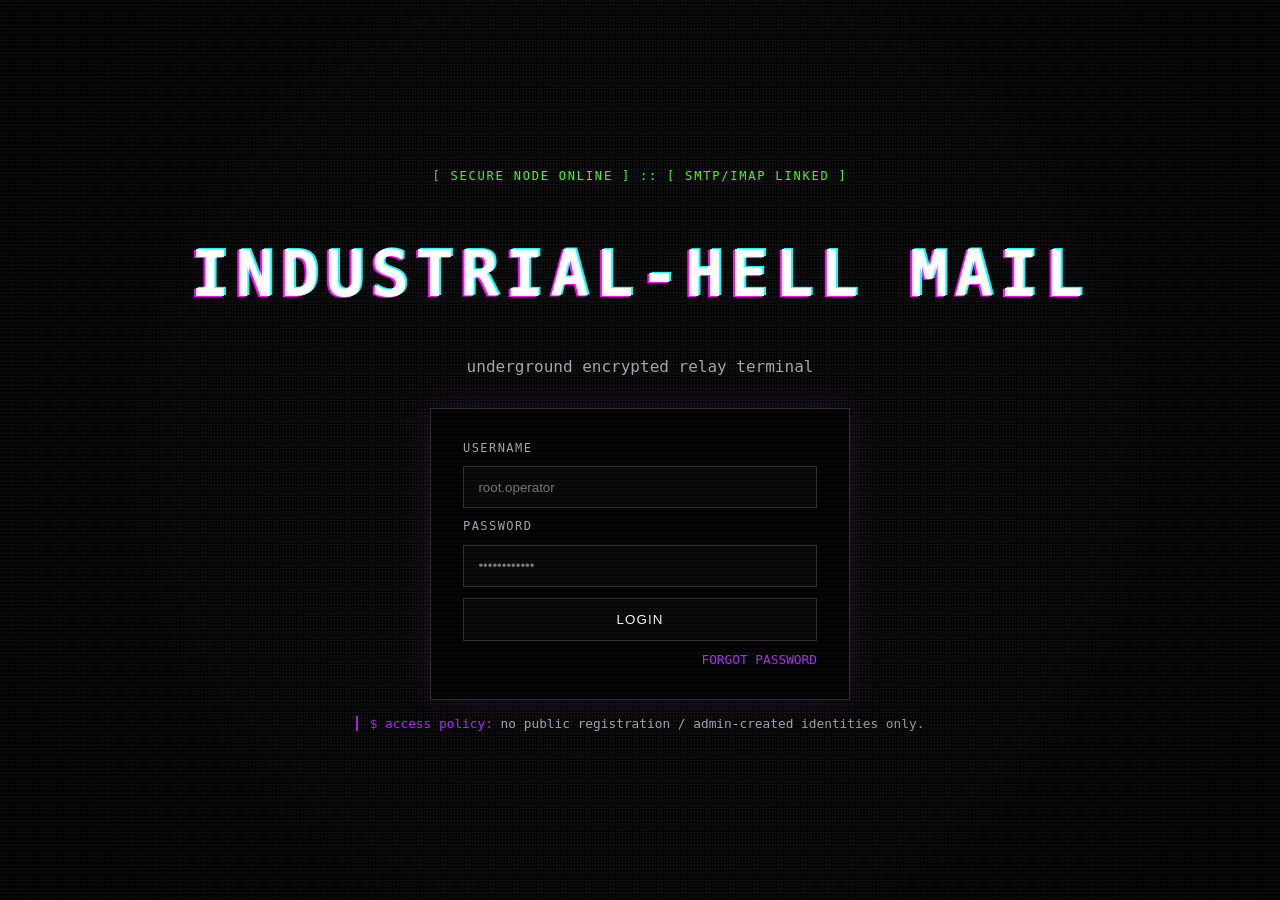
<file: index.html>
<!doctype html>
<html lang="en">
<head>
  <meta charset="utf-8">
  <meta name="viewport" content="width=device-width,initial-scale=1">
  <title>Industrial-Hell Mail :: Login</title>
  <link rel="stylesheet" href="./static/css/style.css">
</head>
<body class="scanlines login-body">
  <div class="noise"></div>
  <div class="vignette"></div>

  <main class="login-wrap">
    <div class="status-line">[ SECURE NODE ONLINE ] :: [ SMTP/IMAP LINKED ]</div>
    <h1 class="glitch" data-text="INDUSTRIAL-HELL MAIL">INDUSTRIAL-HELL MAIL</h1>
    <p class="subtitle">underground encrypted relay terminal</p>

    <form class="panel login-panel" action="./dashboard.html">
      <label>USERNAME</label>
      <input name="username" type="text" required placeholder="root.operator">

      <label>PASSWORD</label>
      <input name="password" type="password" required placeholder="••••••••••••">

      <button type="submit">LOGIN</button>
      <a class="ghost-link" href="#">FORGOT PASSWORD</a>
    </form>

    <div class="terminal-note">
      <span>$ access policy:</span> no public registration / admin-created identities only.
    </div>
  </main>
</body>
</html>
</file>
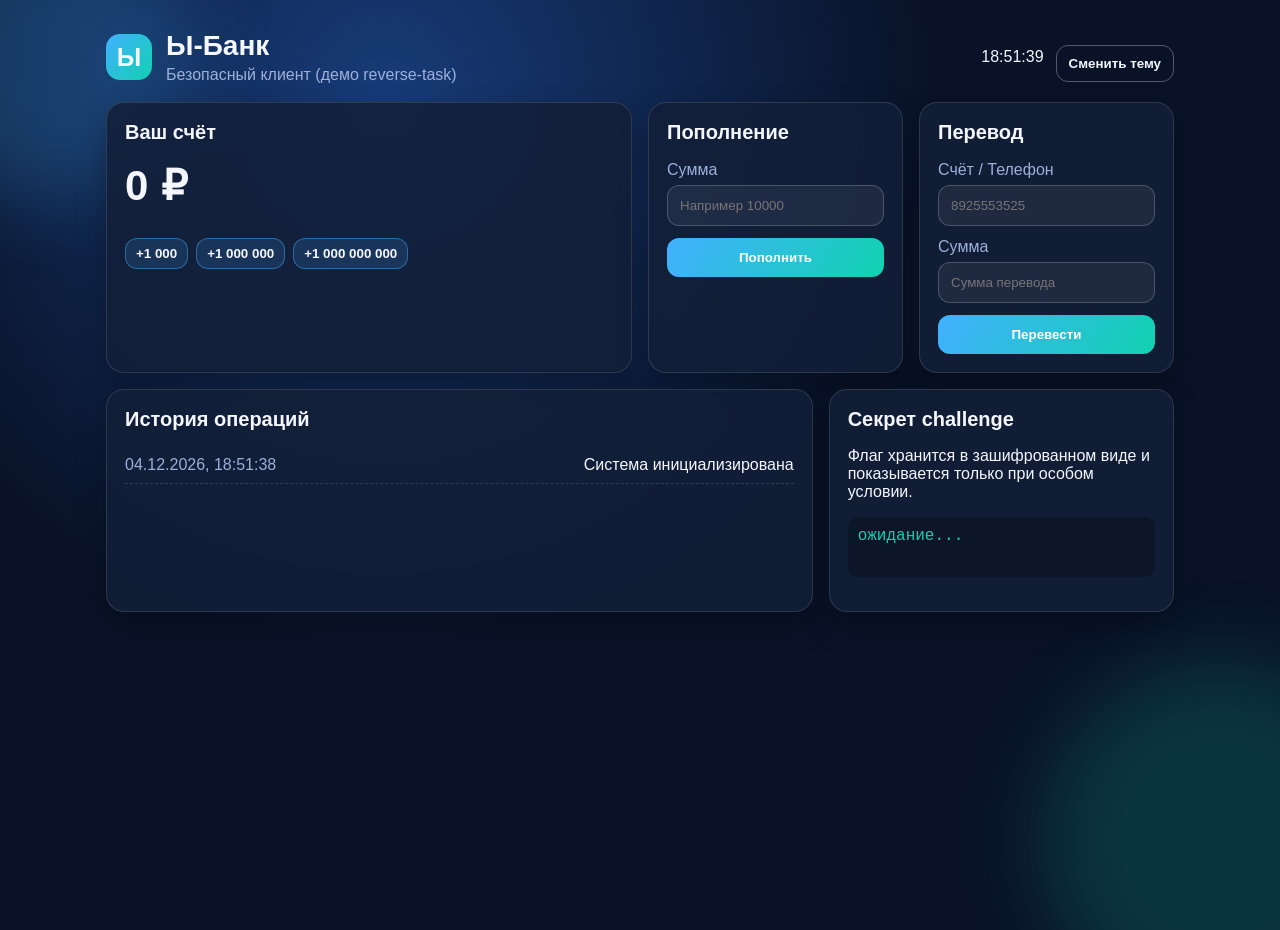
<file: bank_gui.html>
<!doctype html>
<html lang="ru">
<head>
  <meta charset="UTF-8" />
  <meta name="viewport" content="width=device-width, initial-scale=1.0" />
  <title>Ы-Банк — Клиент</title>
  <link rel="stylesheet" href="bank_gui.css" />
</head>
<body>
  <div class="bg-orb orb-1"></div>
  <div class="bg-orb orb-2"></div>
  <div class="app-shell">
    <header class="topbar">
      <div class="brand">
        <span class="logo">Ы</span>
        <div>
          <h1>Ы-Банк</h1>
          <p>Безопасный клиент (демо reverse-task)</p>
        </div>
      </div>
      <div class="top-meta">
        <span id="clock"></span>
        <button id="themeBtn" class="ghost-btn">Сменить тему</button>
      </div>
    </header>

    <main class="grid">
      <section class="card balance-card">
        <h2>Ваш счёт</h2>
        <p class="amount" id="balance">0 ₽</p>
        <div class="quick-actions">
          <button class="chip" data-fill="1000">+1 000</button>
          <button class="chip" data-fill="1000000">+1 000 000</button>
          <button class="chip" data-fill="1000000000">+1 000 000 000</button>
        </div>
      </section>

      <section class="card">
        <h2>Пополнение</h2>
        <label for="topupAmount">Сумма</label>
        <input id="topupAmount" type="number" min="1" placeholder="Например 10000" />
        <button id="topupBtn" class="primary">Пополнить</button>
      </section>

      <section class="card">
        <h2>Перевод</h2>
        <label for="transferPhone">Счёт / Телефон</label>
        <input id="transferPhone" type="text" placeholder="8925553525" />

        <label for="transferAmount">Сумма</label>
        <input id="transferAmount" type="number" min="1" placeholder="Сумма перевода" />

        <button id="transferBtn" class="primary">Перевести</button>
      </section>

      <section class="card logs-card">
        <h2>История операций</h2>
        <ul id="history"></ul>
      </section>

      <section class="card secret-card">
        <h2>Секрет challenge</h2>
        <p>Флаг хранится в зашифрованном виде и показывается только при особом условии.</p>
        <pre id="secretOutput">ожидание...</pre>
      </section>
    </main>
  </div>

  <template id="logTemplate">
    <li>
      <span class="time"></span>
      <span class="text"></span>
    </li>
  </template>

  <script src="bank_gui.js"></script>
</body>
</html>
</file>
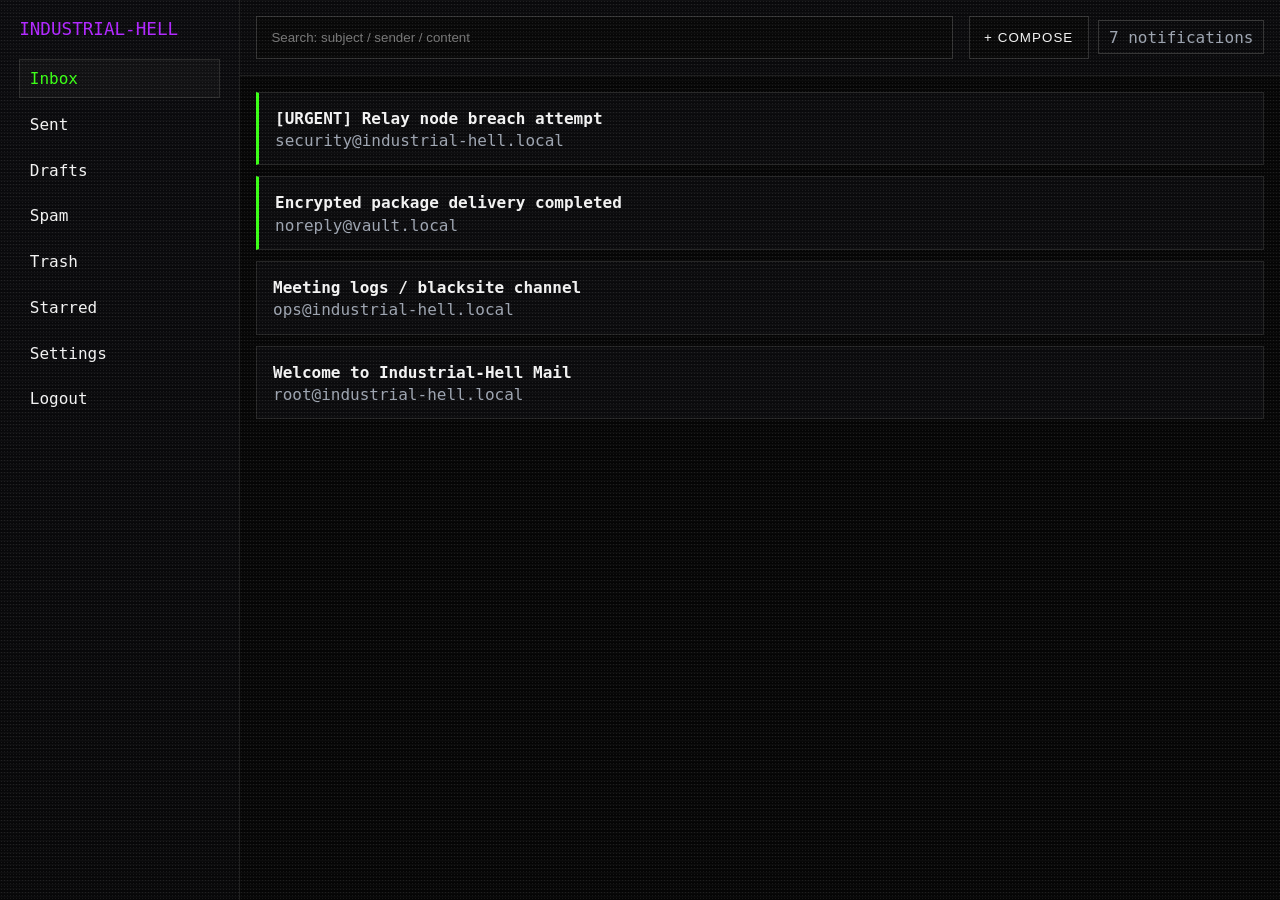
<file: dashboard.html>
<!doctype html>
<html lang="en">
<head>
  <meta charset="utf-8">
  <meta name="viewport" content="width=device-width,initial-scale=1">
  <title>Industrial-Hell Mail :: UI Preview</title>
  <link rel="stylesheet" href="./static/css/style.css">
</head>
<body class="scanlines app-body">
<div class="noise"></div>
<div class="layout app-layout">
  <aside class="sidebar">
    <div class="brand">INDUSTRIAL-HELL</div>
    <a href="#" class="active">Inbox</a>
    <a href="#">Sent</a>
    <a href="#">Drafts</a>
    <a href="#">Spam</a>
    <a href="#">Trash</a>
    <a href="#">Starred</a>
    <a href="#">Settings</a>
    <a href="./index.html">Logout</a>
  </aside>

  <section class="mail-pane">
    <header class="topbar">
      <form class="searchbar">
        <input name="q" placeholder="Search: subject / sender / content">
      </form>
      <div class="top-actions">
        <button type="button">+ Compose</button>
        <span class="badge">7 notifications</span>
      </div>
    </header>

    <section class="mail-list">
      <article class="mail-item unread"><h4>[URGENT] Relay node breach attempt</h4><p>security@industrial-hell.local</p></article>
      <article class="mail-item unread"><h4>Encrypted package delivery completed</h4><p>noreply@vault.local</p></article>
      <article class="mail-item"><h4>Meeting logs / blacksite channel</h4><p>ops@industrial-hell.local</p></article>
      <article class="mail-item"><h4>Welcome to Industrial-Hell Mail</h4><p>root@industrial-hell.local</p></article>
    </section>
  </section>
</div>
</body>
</html>
</file>
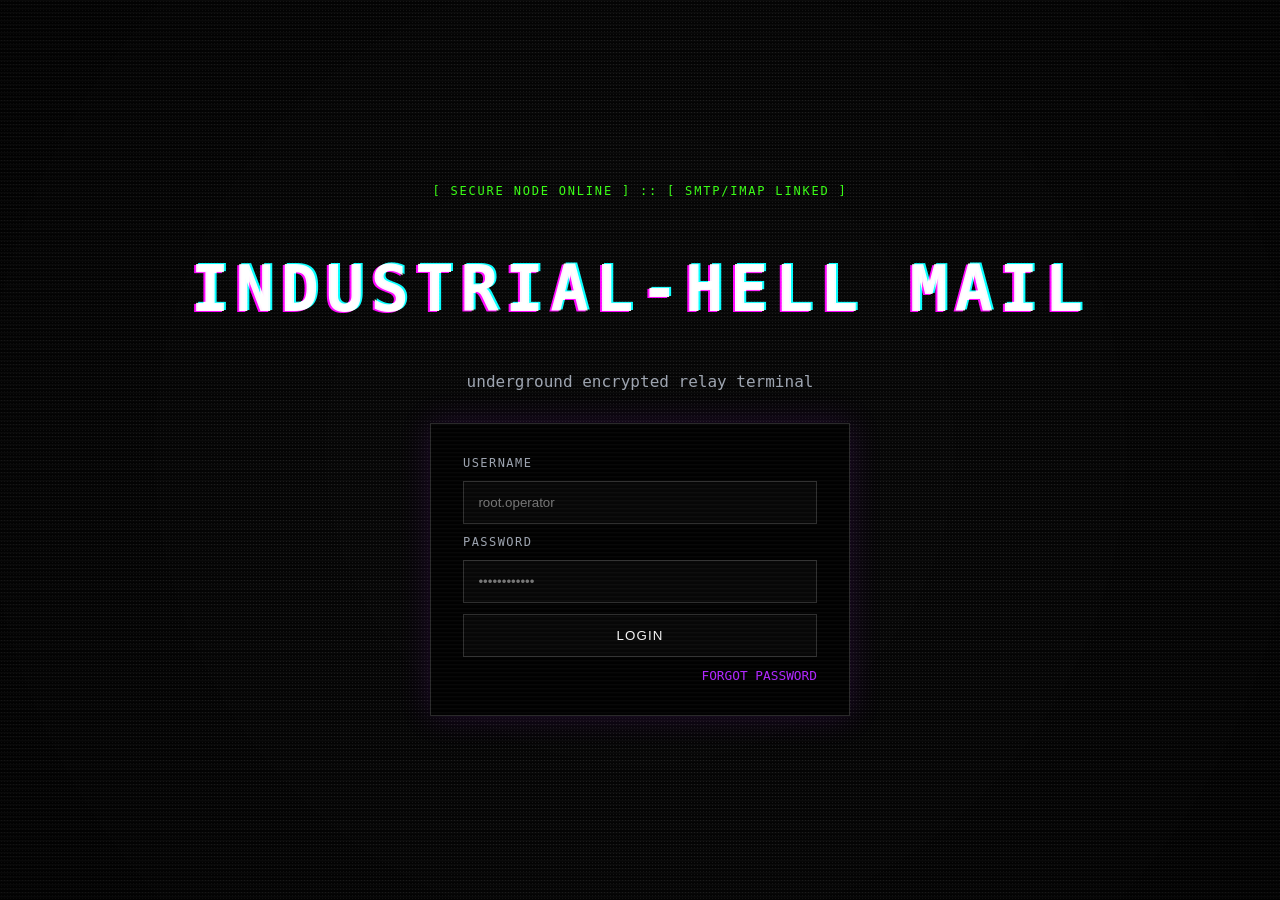
<file: templates/auth/login.html>
<!doctype html>
<html lang="en">
<head>
  <meta charset="utf-8">
  <meta name="viewport" content="width=device-width,initial-scale=1">
  <title>Industrial-Hell Mail :: Login</title>
  <link rel="stylesheet" href="../../static/css/style.css">
</head>
<body class="scanlines login-body">
  <div class="noise"></div>
  <div class="vignette"></div>
  <main class="login-wrap">
    <div class="status-line">[ SECURE NODE ONLINE ] :: [ SMTP/IMAP LINKED ]</div>
    <h1 class="glitch" data-text="INDUSTRIAL-HELL MAIL">INDUSTRIAL-HELL MAIL</h1>
    <p class="subtitle">underground encrypted relay terminal</p>
    <form class="panel login-panel" action="../../dashboard.html">
      <label>USERNAME</label>
      <input name="username" type="text" required placeholder="root.operator">
      <label>PASSWORD</label>
      <input name="password" type="password" required placeholder="••••••••••••">
      <button type="submit">LOGIN</button>
      <a class="ghost-link" href="#">FORGOT PASSWORD</a>
    </form>
  </main>
</body>
</html>
</file>
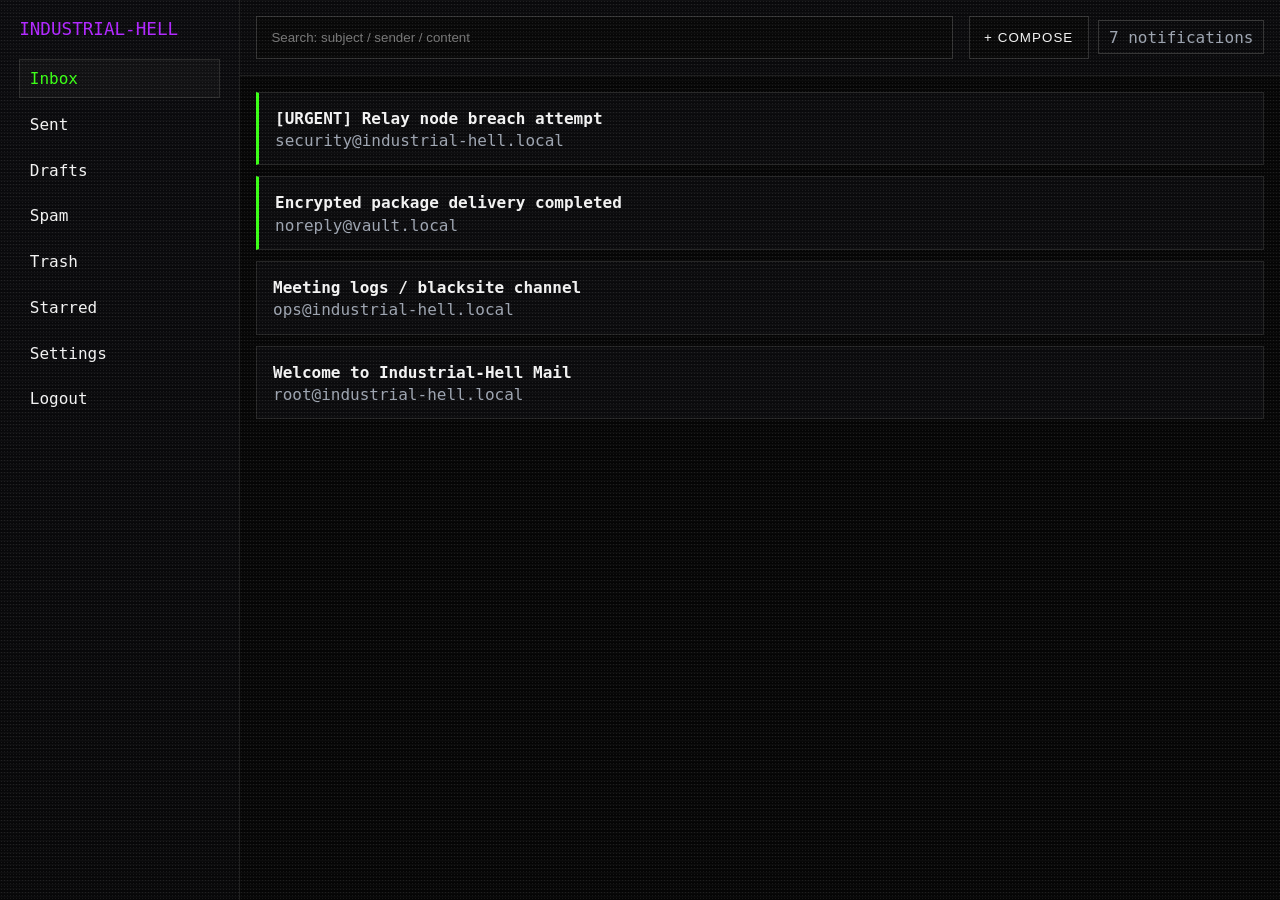
<file: templates/mail/dashboard.html>
<!doctype html>
<html lang="en">
<head>
  <meta charset="utf-8">
  <meta name="viewport" content="width=device-width,initial-scale=1">
  <title>Industrial-Hell Mail :: UI Preview</title>
  <link rel="stylesheet" href="../../static/css/style.css">
</head>
<body class="scanlines app-body">
<div class="noise"></div>
<div class="layout app-layout">
  <aside class="sidebar">
    <div class="brand">INDUSTRIAL-HELL</div>
    <a href="#" class="active">Inbox</a>
    <a href="#">Sent</a>
    <a href="#">Drafts</a>
    <a href="#">Spam</a>
    <a href="#">Trash</a>
    <a href="#">Starred</a>
    <a href="#">Settings</a>
    <a href="../../index.html">Logout</a>
  </aside>
  <section class="mail-pane"><header class="topbar"><form class="searchbar"><input name="q" placeholder="Search: subject / sender / content"></form><div class="top-actions"><button type="button">+ Compose</button><span class="badge">7 notifications</span></div></header>
    <section class="mail-list">
      <article class="mail-item unread"><h4>[URGENT] Relay node breach attempt</h4><p>security@industrial-hell.local</p></article>
      <article class="mail-item unread"><h4>Encrypted package delivery completed</h4><p>noreply@vault.local</p></article>
      <article class="mail-item"><h4>Meeting logs / blacksite channel</h4><p>ops@industrial-hell.local</p></article>
      <article class="mail-item"><h4>Welcome to Industrial-Hell Mail</h4><p>root@industrial-hell.local</p></article>
    </section>
  </section>
</div>
</body>
</html>
</file>
<file: static/css/style.css>
:root{--bg:#050505;--bg-soft:#0b0b0d;--fg:#f2f2f2;--muted:#9ca3af;--green:#39ff14;--violet:#b026ff;--cyan:#00eaff}
*{box-sizing:border-box}
body{margin:0;background:var(--bg);color:var(--fg);font-family:ui-monospace,SFMono-Regular,Menlo,Monaco,Consolas,monospace}
.scanlines:before{content:"";position:fixed;inset:0;background:repeating-linear-gradient(to bottom,rgba(255,255,255,.03),rgba(255,255,255,.03) 1px,transparent 2px,transparent 4px);pointer-events:none;z-index:50}
.noise{position:fixed;inset:0;opacity:.08;background-image:radial-gradient(#fff 1px,transparent 0);background-size:3px 3px;pointer-events:none}
.vignette{position:fixed;inset:0;pointer-events:none;background:radial-gradient(circle at center,transparent 40%,rgba(0,0,0,.55) 100%)}

.login-wrap{min-height:100vh;display:flex;align-items:center;justify-content:center;flex-direction:column;gap:1rem;padding:1rem}
.status-line{font-size:.75rem;color:var(--green);letter-spacing:.15em}
.subtitle{color:var(--muted);margin-top:-.5rem}
.panel{display:flex;flex-direction:column;gap:.7rem;border:1px solid #2a2a2a;padding:2rem;min-width:min(420px,92vw);background:#000000bf;backdrop-filter:blur(2px);box-shadow:0 0 30px rgba(176,38,255,.15)}
label{font-size:.75rem;letter-spacing:.12em;color:var(--muted)}
input,button{background:#070707;border:1px solid #2f2f2f;color:var(--fg);padding:.8rem .9rem}
input:focus{outline:none;border-color:var(--cyan);box-shadow:0 0 0 2px #00eaff22}
button{cursor:pointer;text-transform:uppercase;letter-spacing:.08em}
button:hover{border-color:var(--green);box-shadow:0 0 20px #39ff1444}
.ghost-link{font-size:.8rem;color:var(--violet);text-decoration:none;align-self:flex-end}
.terminal-note{font-size:.8rem;color:var(--muted);border-left:2px solid var(--violet);padding-left:.75rem;max-width:600px}
.terminal-note span{color:var(--violet)}
.glitch{font-size:clamp(2rem,6vw,4rem);line-height:1;position:relative;text-align:center;letter-spacing:.1em}
.glitch:before,.glitch:after{content:attr(data-text);position:absolute;left:0;top:0;mix-blend-mode:screen}
.glitch:before{color:#0ff;transform:translate(2px,-1px)}
.glitch:after{color:#f0f;transform:translate(-2px,1px)}

.app-layout{display:grid;grid-template-columns:240px 1fr;min-height:100vh}
.sidebar{border-right:1px solid #1f1f1f;padding:1.2rem;display:flex;flex-direction:column;gap:.45rem;background:linear-gradient(180deg,#0a0a0d,#070708)}
.brand{font-size:1.1rem;color:var(--violet);margin-bottom:.8rem}
.sidebar a{color:var(--fg);text-decoration:none;padding:.55rem .6rem;border:1px solid transparent}
.sidebar a:hover,.sidebar a.active{border-color:#2b2b2b;background:#101012;color:var(--green)}
.mail-pane{display:flex;flex-direction:column}
.topbar{display:flex;justify-content:space-between;gap:1rem;padding:1rem;border-bottom:1px solid #1f1f1f;background:#09090b}
.searchbar{flex:1}.searchbar input{width:100%}
.top-actions{display:flex;align-items:center;gap:.6rem}.badge{border:1px solid #333;padding:.4rem .6rem;color:var(--muted)}
.mail-list{padding:1rem;display:grid;gap:.7rem}
.mail-item{border:1px solid #232323;background:#0a0a0c;padding:.8rem 1rem}.mail-item.unread{border-left:3px solid var(--green)}
.mail-item h4{margin:.2rem 0}.mail-item p{margin:.1rem 0;color:var(--muted)}
@media (max-width:960px){.app-layout{grid-template-columns:1fr}.sidebar{flex-direction:row;overflow:auto;white-space:nowrap}}
</file>
<file: bank_gui.css>
:root {
  --bg: #091227;
  --card: rgba(19, 31, 56, 0.88);
  --text: #f4f7ff;
  --muted: #9db0d9;
  --accent: #42b0ff;
  --accent-2: #11d2b0;
  --danger: #ff5e75;
  --shadow: 0 12px 30px rgba(0, 0, 0, 0.25);
}

:root.light {
  --bg: #f3f7ff;
  --card: rgba(255, 255, 255, 0.9);
  --text: #1c2a44;
  --muted: #647392;
  --accent: #2469ff;
  --accent-2: #14b89a;
  --danger: #d63e61;
  --shadow: 0 8px 22px rgba(68, 86, 123, 0.18);
}

* { box-sizing: border-box; }

body {
  margin: 0;
  font-family: Inter, Segoe UI, Roboto, sans-serif;
  background: radial-gradient(circle at 30% 10%, #173b78, var(--bg) 45%), var(--bg);
  color: var(--text);
  min-height: 100vh;
  overflow-x: hidden;
}

.bg-orb {
  position: fixed;
  border-radius: 50%;
  filter: blur(40px);
  z-index: -1;
}

.orb-1 {
  width: 280px;
  height: 280px;
  background: rgba(66, 176, 255, 0.2);
  top: -80px;
  left: -90px;
}

.orb-2 {
  width: 360px;
  height: 360px;
  background: rgba(17, 210, 176, 0.18);
  right: -120px;
  bottom: -120px;
}

.app-shell {
  max-width: 1100px;
  margin: 30px auto;
  padding: 0 16px 24px;
}

.topbar {
  display: flex;
  justify-content: space-between;
  align-items: center;
  margin-bottom: 18px;
}

.brand { display: flex; align-items: center; gap: 14px; }
.brand h1 { margin: 0; font-size: 28px; }
.brand p { margin: 4px 0 0; color: var(--muted); }
.logo {
  display: grid;
  place-content: center;
  width: 46px;
  height: 46px;
  border-radius: 14px;
  background: linear-gradient(130deg, var(--accent), var(--accent-2));
  font-weight: 700;
  font-size: 25px;
}

.top-meta { display: flex; gap: 12px; align-items: center; }

.grid {
  display: grid;
  grid-template-columns: repeat(12, 1fr);
  gap: 16px;
}

.card {
  backdrop-filter: blur(8px);
  background: var(--card);
  border: 1px solid rgba(255, 255, 255, 0.12);
  border-radius: 18px;
  box-shadow: var(--shadow);
  padding: 18px;
}

.balance-card { grid-column: span 6; }
.logs-card { grid-column: span 8; }
.secret-card { grid-column: span 4; }
.grid > .card:nth-child(2),
.grid > .card:nth-child(3) { grid-column: span 3; }

h2 { margin-top: 0; font-size: 20px; }
label { display: block; margin: 12px 0 6px; color: var(--muted); }

input {
  width: 100%;
  border-radius: 12px;
  border: 1px solid rgba(255, 255, 255, 0.2);
  background: rgba(255, 255, 255, 0.06);
  color: var(--text);
  padding: 12px;
}

button {
  margin-top: 12px;
  border: 0;
  cursor: pointer;
  border-radius: 12px;
  font-weight: 600;
}

.primary {
  width: 100%;
  padding: 12px;
  color: #fff;
  background: linear-gradient(120deg, var(--accent), var(--accent-2));
}

.ghost-btn {
  padding: 10px 12px;
  color: var(--text);
  background: transparent;
  border: 1px solid rgba(255, 255, 255, 0.3);
}

.amount {
  margin: 8px 0 16px;
  font-size: 42px;
  font-weight: 700;
  letter-spacing: 0.4px;
}

.quick-actions { display: flex; gap: 8px; flex-wrap: wrap; }
.chip {
  padding: 7px 10px;
  background: rgba(66, 176, 255, 0.15);
  color: var(--text);
  border: 1px solid rgba(66, 176, 255, 0.45);
}

#history {
  list-style: none;
  margin: 0;
  padding: 0;
  max-height: 300px;
  overflow: auto;
}

#history li {
  display: flex;
  justify-content: space-between;
  gap: 12px;
  padding: 9px 0;
  border-bottom: 1px dashed rgba(255, 255, 255, 0.14);
}

.time { color: var(--muted); white-space: nowrap; }
.text { text-align: right; }

#secretOutput {
  min-height: 60px;
  white-space: pre-wrap;
  font-family: ui-monospace, SFMono-Regular, Menlo, monospace;
  color: var(--accent-2);
  background: rgba(0,0,0,0.22);
  padding: 10px;
  border-radius: 10px;
}

@media (max-width: 900px) {
  .balance-card,
  .logs-card,
  .secret-card,
  .grid > .card:nth-child(2),
  .grid > .card:nth-child(3) { grid-column: span 12; }

  .topbar {
    flex-direction: column;
    align-items: flex-start;
    gap: 10px;
  }
}
</file>
